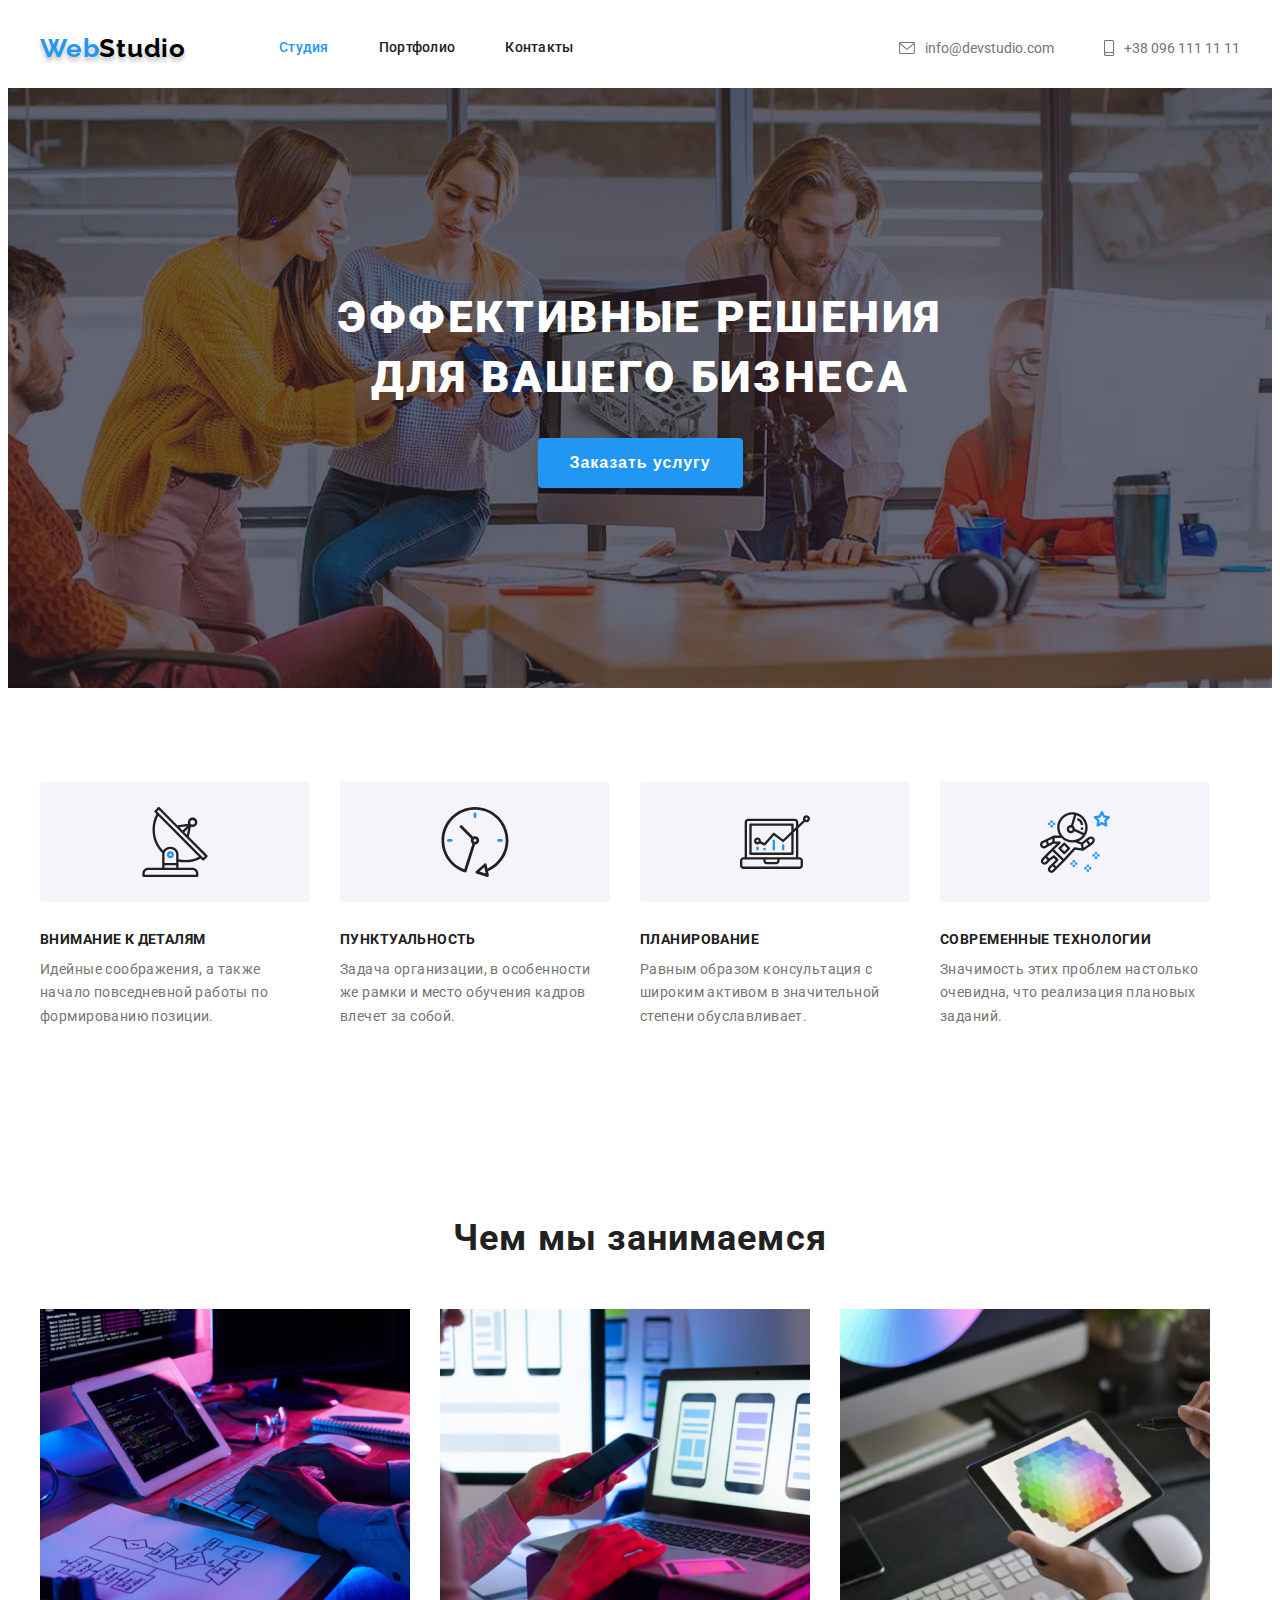
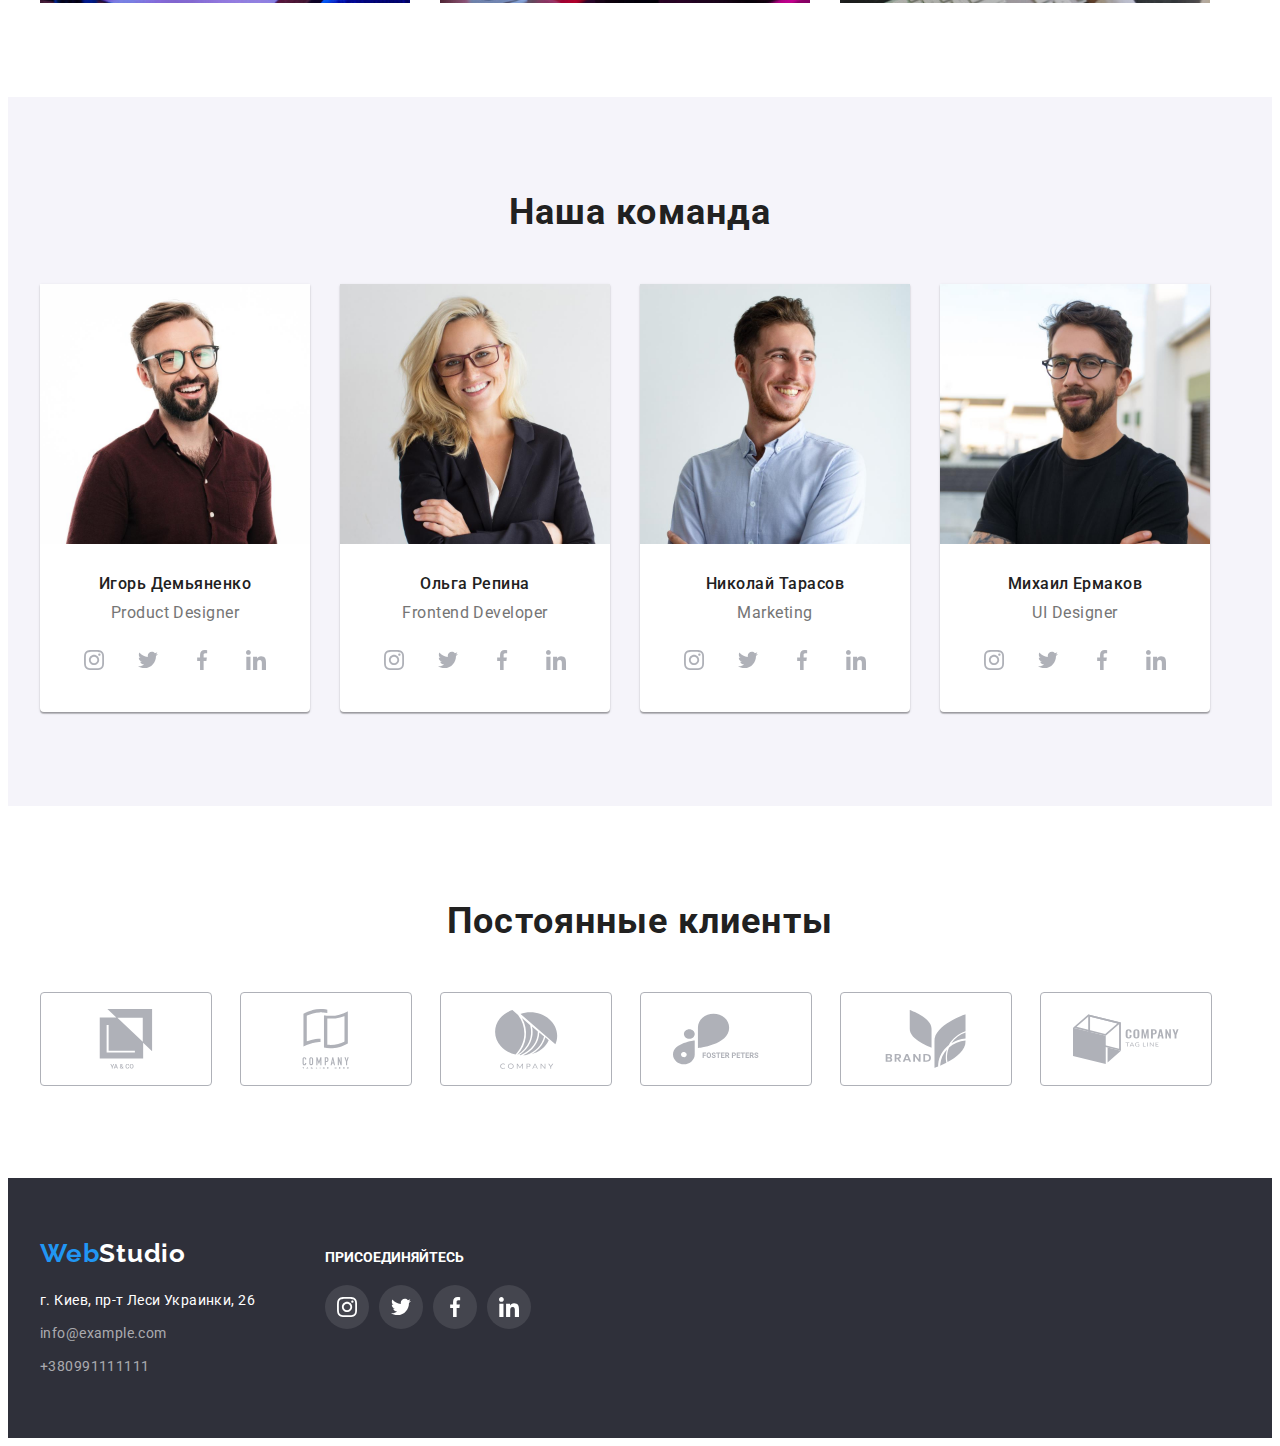
<file: index.html>
<!DOCTYPE html>
<html lang="ru">
  <head>
    <meta charset="UTF-8" />
    <meta http-equiv="X-UA-Compatible" content="IE=edge" />
    <meta name="viewport" content="width=device-width, initial-scale=1.0" />
    <title>WebStudio</title>
    <link
      rel="stylesheet"
      href="https://cdnjs.cloudflare.com/ajax/libs/modern-normalize/1.1.0/modern-normalize.min.css"
      integrity="sha512-wpPYUAdjBVSE4KJnH1VR1HeZfpl1ub8YT/NKx4PuQ5NmX2tKuGu6U/JRp5y+Y8XG2tV+wKQpNHVUX03MfMFn9Q=="
      crossorigin="anonymous"
      referrerpolicy="no-referrer"
    />
    <link rel="preconnect" href="https://fonts.googleapis.com" />
    <link rel="preconnect" href="https://fonts.gstatic.com" crossorigin />
    <link
      href="https://fonts.googleapis.com/css2?family=Raleway:wght@700&family=Roboto:wght@400;500;700;900&display=swap"
      rel="stylesheet"
    />
    <link rel="stylesheet" href="./css/style.css" />
  </head>
  <body>
    <header class="header">
      <div class="container header-container">
        <nav class="header-nav">
          <a href="" class="header-logo logo"
            >Web<span class="logo-dark">Studio</span>
          </a>
          <ul class="header-list">
            <li class="header-item">
              <a href="./index.html" class="header-link current">Студия</a>
            </li>
            <li class="header-item">
              <a href="./portfolio.html" class="header-link">Портфолио</a>
            </li>
            <li class="header-item">
              <a href="" class="header-link">Контакты</a>
            </li>
          </ul>
        </nav>
        <ul class="contact-list">
          <li class="contact-item">
            <a href="mailto:info@devstudio.com" class="contact-link"
              ><svg class="icon-mail">
                <use
                  href="./images/icons.svg/symbol-defs.svg#icon-envelope"
                ></use>
              </svg>
              info@devstudio.com</a
            >
          </li>
          <li class="contact-item">
            <a href="tel:+380961111111" class="contact-link">
              <svg class="icon-tel" width="10px" height="16px">
                <use
                  href="./images/icons.svg/symbol-defs.svg#icon-smartphone"
                ></use>
              </svg>
              +38 096 111 11 11</a
            >
          </li>
        </ul>
      </div>
    </header>
    <main>
      <section class="hero">
        <div class="container">
          <h1 class="hero-title">Эффективные решения для вашего бизнеса</h1>
          <button type="button" class="hero-btn">Заказать услугу</button>
        </div>
      </section>
      <section class="section">
        <div class="container">
          <h2 class="visually-hidden">Наши преимущества</h2>
          <ul class="advantage-list">
            <li class="advantage-item">
              <div class="advantage-icons-container">
                <svg class="advantage-icon">
                  <use
                    href="./images/icons.svg/symbol-defs.svg#icon-antenna"
                  ></use>
                </svg>
              </div>
              <h3 class="advantage-title">Внимание к деталям</h3>
              <p class="advantage-text">
                Идейные соображения, а также начало повседневной работы по
                формированию позиции.
              </p>
            </li>
            <li class="advantage-item">
              <div class="advantage-icons-container">
                <svg class="advantage-icon">
                  <use
                    href="./images/icons.svg/symbol-defs.svg#icon-clock"
                  ></use>
                </svg>
              </div>
              <h3 class="advantage-title">Пунктуальность</h3>
              <p class="advantage-text">
                Задача организации, в особенности же рамки и место обучения
                кадров влечет за собой.
              </p>
            </li>
            <li class="advantage-item">
              <div class="advantage-icons-container">
                <svg class="advantage-icon">
                  <use
                    href="./images/icons.svg/symbol-defs.svg#icon-diagram"
                  ></use>
                </svg>
              </div>
              <h3 class="advantage-title">Планирование</h3>
              <p class="advantage-text">
                Равным образом консультация с широким активом в значительной
                степени обуславливает.
              </p>
            </li>
            <li class="advantage-item">
              <div class="advantage-icons-container">
                <svg class="advantage-icon">
                  <use
                    href="./images/icons.svg/symbol-defs.svg#icon-astronaut"
                  ></use>
                </svg>
              </div>
              <h3 class="advantage-title">Современные технологии</h3>
              <p class="advantage-text">
                Значимость этих проблем настолько очевидна, что реализация
                плановых заданий.
              </p>
            </li>
          </ul>
        </div>
      </section>
      <section class="section work-section">
        <div class="container">
          <h2 class="job-title section-title">Чем мы занимаемся</h2>
          <ul class="job-list">
            <li class="job-item">
              <img
                src="./images/example-1.jpg"
                alt="специалист работает за ноутбуком"
                width="370"
              />
            </li>
            <li class="job-item">
              <img
                src="./images/example-2.jpg"
                alt="специалист проверяет макет на телефоне"
                width="370"
              />
            </li>
            <li class="job-item">
              <img
                src="./images/example-3.jpg"
                alt="специалист подбирает цветовую гамму"
                width="370"
              />
            </li>
          </ul>
        </div>
      </section>
      <section class="section team-section">
        <div class="container">
          <h2 class="team-title section-title">Наша команда</h2>
          <ul class="team-list">
            <li class="team-item">
              <img
                src="./images/employee-1.jpg"
                alt=" Игорь Демьяненко"
                width="270"
              />
              <div class="team-tag">
                <h3 class="team-name">Игорь Демьяненко</h3>
                <p lang="en" class="team-prof">Product Designer</p>
                <ul class="social-list">
                  <li class="social-item">
                    <a href="" class="social-link">
                      <svg class="social-icon" width="20px" height="20px">
                        <use
                          href="./images/icons.svg/symbol-defs.svg#icon-instagram"
                        ></use>
                      </svg>
                    </a>
                  </li>
                  <li class="social-item">
                    <a href="" class="social-link">
                      <svg class="social-icon" width="20px" height="20px">
                        <use
                          href="./images/icons.svg/symbol-defs.svg#icon-twitter"
                        ></use>
                      </svg>
                    </a>
                  </li>
                  <li class="social-item">
                    <a href="" class="social-link">
                      <svg class="social-icon" width="20px" height="20px">
                        <use
                          href="./images/icons.svg/symbol-defs.svg#icon-facebook"
                        ></use>
                      </svg>
                    </a>
                  </li>
                  <li class="social-item">
                    <a href="" class="social-link">
                      <svg class="social-icon" width="20px" height="20px">
                        <use
                          href="./images/icons.svg/symbol-defs.svg#icon-linkedin"
                        ></use>
                      </svg>
                    </a>
                  </li>
                </ul>
              </div>
            </li>
            <li class="team-item">
              <img
                src="./images/employee-4.jpg"
                alt="Ольга Репина"
                width="270"
              />
              <div class="team-tag">
                <h3 class="team-name">Ольга Репина</h3>
                <p lang="en" class="team-prof">Frontend Developer</p>
                <ul class="social-list">
                  <li class="social-item">
                    <a href="" class="social-link">
                      <svg class="social-icon" width="20px" height="20px">
                        <use
                          href="./images/icons.svg/symbol-defs.svg#icon-instagram"
                        ></use>
                      </svg>
                    </a>
                  </li>
                  <li class="social-item">
                    <a href="" class="social-link">
                      <svg class="social-icon" width="20px" height="20px">
                        <use
                          href="./images/icons.svg/symbol-defs.svg#icon-twitter"
                        ></use>
                      </svg>
                    </a>
                  </li>
                  <li class="social-item">
                    <a href="" class="social-link">
                      <svg class="social-icon" width="20px" height="20px">
                        <use
                          href="./images/icons.svg/symbol-defs.svg#icon-facebook"
                        ></use>
                      </svg>
                    </a>
                  </li>
                  <li class="social-item">
                    <a href="" class="social-link">
                      <svg class="social-icon" width="20px" height="20px">
                        <use
                          href="./images/icons.svg/symbol-defs.svg#icon-linkedin"
                        ></use>
                      </svg>
                    </a>
                  </li>
                </ul>
              </div>
            </li>
            <li class="team-item">
              <img
                src="./images/employee-3.jpg"
                alt="Николай Тарасов"
                width="270"
              />
              <div class="team-tag">
                <h3 class="team-name">Николай Тарасов</h3>
                <p lang="en" class="team-prof">Marketing</p>
                <ul class="social-list">
                  <li class="social-item">
                    <a href="" class="social-link">
                      <svg class="social-icon" width="20px" height="20px">
                        <use
                          href="./images/icons.svg/symbol-defs.svg#icon-instagram"
                        ></use>
                      </svg>
                    </a>
                  </li>
                  <li class="social-item">
                    <a href="" class="social-link">
                      <svg class="social-icon" width="20px" height="20px">
                        <use
                          href="./images/icons.svg/symbol-defs.svg#icon-twitter"
                        ></use>
                      </svg>
                    </a>
                  </li>
                  <li class="social-item">
                    <a href="" class="social-link">
                      <svg class="social-icon" width="20px" height="20px">
                        <use
                          href="./images/icons.svg/symbol-defs.svg#icon-facebook"
                        ></use>
                      </svg>
                    </a>
                  </li>
                  <li class="social-item">
                    <a href="" class="social-link">
                      <svg class="social-icon" width="20px" height="20px">
                        <use
                          href="./images/icons.svg/symbol-defs.svg#icon-linkedin"
                        ></use>
                      </svg>
                    </a>
                  </li>
                </ul>
              </div>
            </li>
            <li class="team-item">
              <img
                src="./images/employee-2.jpg"
                alt="Ольга Репина"
                width="270"
              />
              <div class="team-tag">
                <h3 class="team-name">Михаил Ермаков</h3>
                <p lang="en" class="team-prof">UI Designer</p>
                <ul class="social-list">
                  <li class="social-item">
                    <a href="" class="social-link">
                      <svg class="social-icon" width="20px" height="20px">
                        <use
                          href="./images/icons.svg/symbol-defs.svg#icon-instagram"
                        ></use>
                      </svg>
                    </a>
                  </li>
                  <li class="social-item">
                    <a href="" class="social-link">
                      <svg class="social-icon" width="20px" height="20px">
                        <use
                          href="./images/icons.svg/symbol-defs.svg#icon-twitter"
                        ></use>
                      </svg>
                    </a>
                  </li>
                  <li class="social-item">
                    <a href="" class="social-link">
                      <svg class="social-icon" width="20px" height="20px">
                        <use
                          href="./images/icons.svg/symbol-defs.svg#icon-facebook"
                        ></use>
                      </svg>
                    </a>
                  </li>
                  <li class="social-item">
                    <a href="" class="social-link">
                      <svg class="social-icon" width="20px" height="20px">
                        <use
                          href="./images/icons.svg/symbol-defs.svg#icon-linkedin"
                        ></use>
                      </svg>
                    </a>
                  </li>
                </ul>
              </div>
            </li>
          </ul>
        </div>
      </section>
      <section class="section">
        <div class="container">
          <h2 class="customers-title">Постоянные клиенты</h2>
          <ul class="customers-list">
            <li class="customers-item">
              <a href="" class="customers-logo-link"
                ><svg class="customers-icon ya-and-go">
                  <use
                    href="./images/icons.svg/symbol-defs.svg#icon-company-ya-and-go"
                  ></use>
                </svg>
              </a>
            </li>
            <li class="customers-item">
              <a href="" class="customers-logo-link"
                ><svg class="customers-icon">
                  <use
                    href="./images/icons.svg/symbol-defs.svg#icon-company-tagline-here"
                  ></use>
                </svg>
              </a>
            </li>
            <li class="customers-item">
              <a href="" class="customers-logo-link"
                ><svg class="customers-icon">
                  <use
                    href="./images/icons.svg/symbol-defs.svg#icon-company-company"
                  ></use>
                </svg>
              </a>
            </li>
            <li class="customers-item">
              <a href="" class="customers-logo-link"
                ><svg class="customers-icon">
                  <use
                    href="./images/icons.svg/symbol-defs.svg#icon-company-foster-peters"
                  ></use>
                </svg>
              </a>
            </li>
            <li class="customers-item">
              <a href="" class="customers-logo-link"
                ><svg class="customers-icon">
                  <use
                    href="./images/icons.svg/symbol-defs.svg#icon-company-brand"
                  ></use>
                </svg>
              </a>
            </li>
            <li class="customers-item">
              <a href="" class="customers-logo-link"
                ><svg class="customers-icon">
                  <use
                    href="./images/icons.svg/symbol-defs.svg#icon-company-company-tagline"
                  ></use>
                </svg>
              </a>
            </li>
          </ul>
        </div>
      </section>
    </main>
    <footer class="footer">
      <div class="container footer-container">
        <div class="footer-address">
          <a href="" class="logo link logo-footer"
            >Web<span class="logo-light">Studio</span></a
          >
          <address class="address">
            <ul class="address-list">
              <li class="address-item">
                <a
                  href="https://goo.gl/maps/xxZV7dTHUAhbYHM78"
                  class="address-link link"
                  >г. Киев, пр-т Леси Украинки, 26</a
                >
              </li>
              <li class="address-item">
                <a href="mailto:info@example.com" class="address-contact link"
                  >info@example.com</a
                >
              </li>
              <li class="address-item address-item-tel">
                <a href="tel:+380991111111" class="address-contact link"
                  >+380991111111</a
                >
              </li>
            </ul>
          </address>
        </div>
        <div class="footer-contacts">
          <h2 class="footer-social-title">присоединяйтесь</h2>
          <ul class="social-list">
            <li class="social-item">
              <a href="" class="footer-social-link">
                <svg class="footer-social-icon" width="20px" height="20px">
                  <use
                    href="./images/icons.svg/symbol-defs.svg#icon-instagram"
                  ></use>
                </svg>
              </a>
            </li>
            <li class="social-item">
              <a href="" class="footer-social-link">
                <svg class="footer-social-icon" width="20px" height="20px">
                  <use
                    href="./images/icons.svg/symbol-defs.svg#icon-twitter"
                  ></use>
                </svg>
              </a>
            </li>
            <li class="social-item">
              <a href="" class="footer-social-link">
                <svg class="footer-social-icon" width="20px" height="20px">
                  <use
                    href="./images/icons.svg/symbol-defs.svg#icon-facebook"
                  ></use>
                </svg>
              </a>
            </li>
            <li class="social-item">
              <a href="" class="footer-social-link">
                <svg class="footer-social-icon" width="20px" height="20px">
                  <use
                    href="./images/icons.svg/symbol-defs.svg#icon-linkedin"
                  ></use>
                </svg>
              </a>
            </li>
          </ul>
        </div>
      </div>
    </footer>
  </body>
</html>
</file>
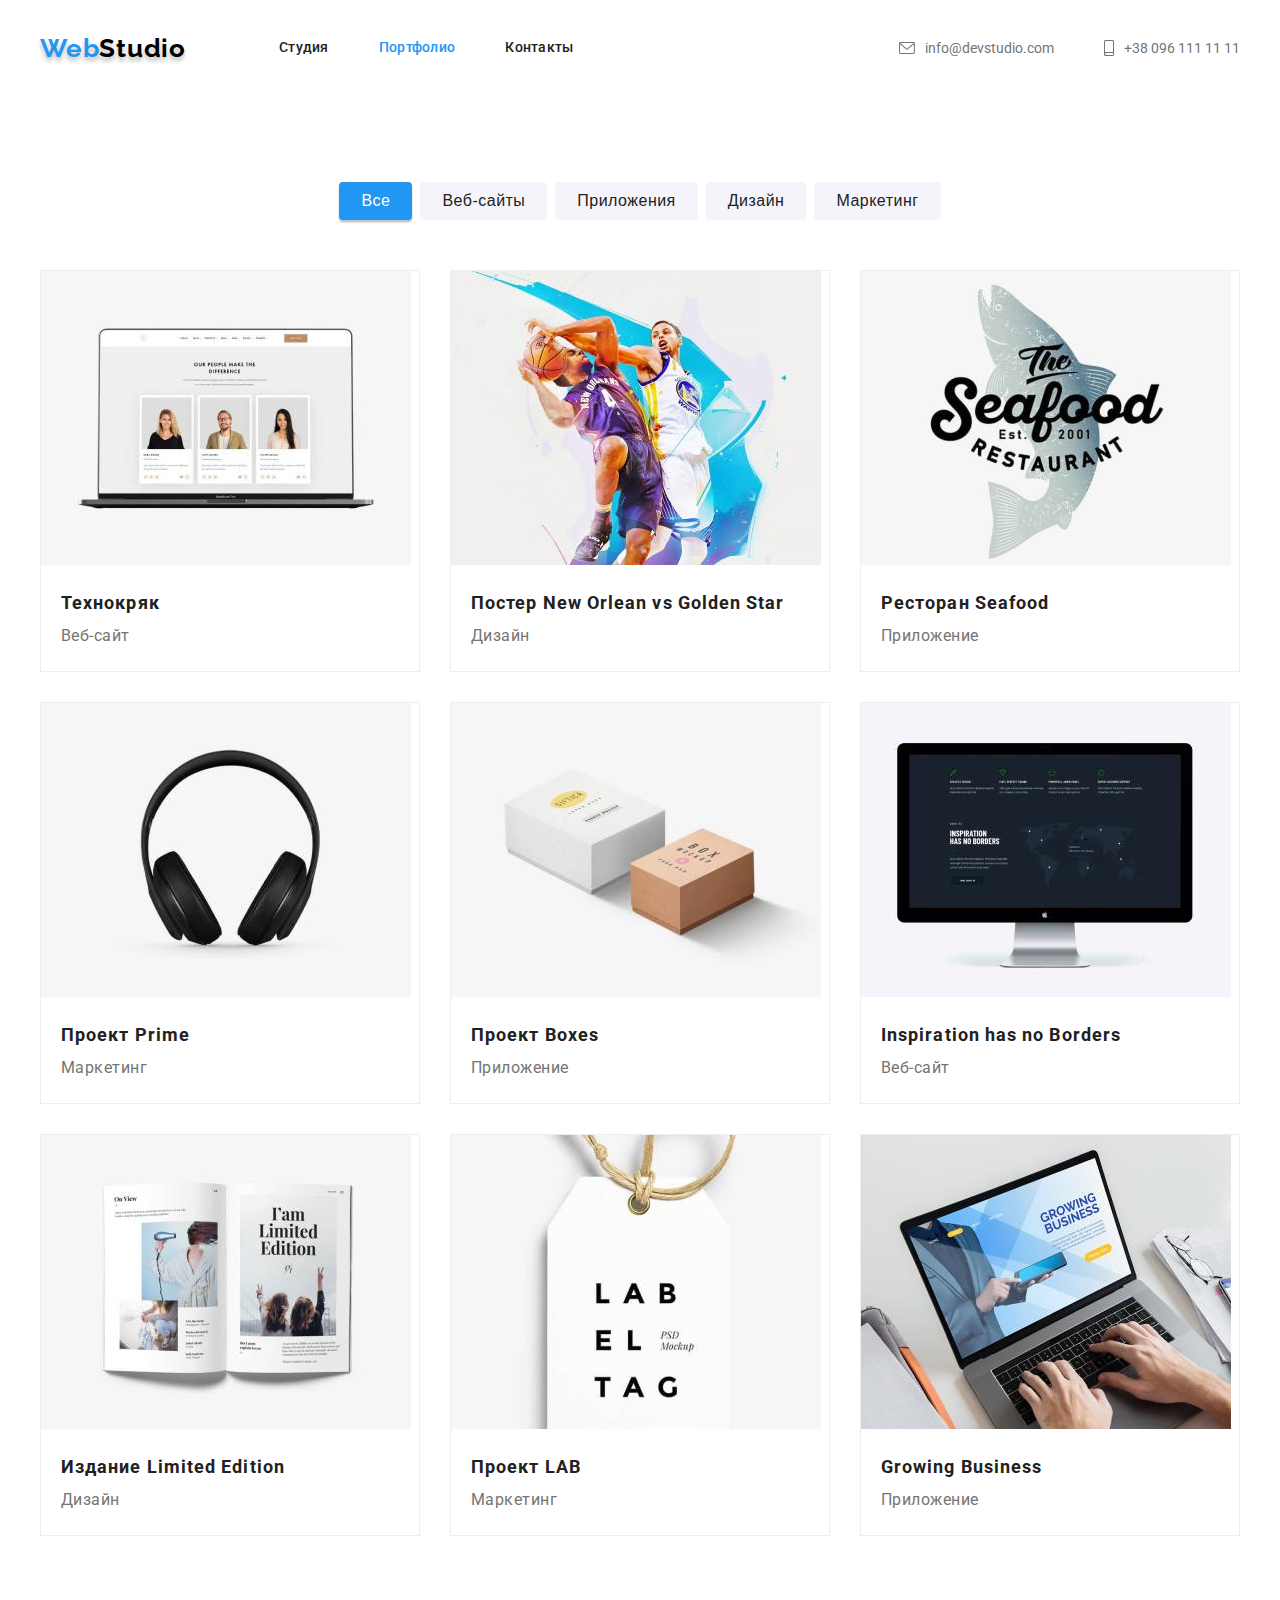
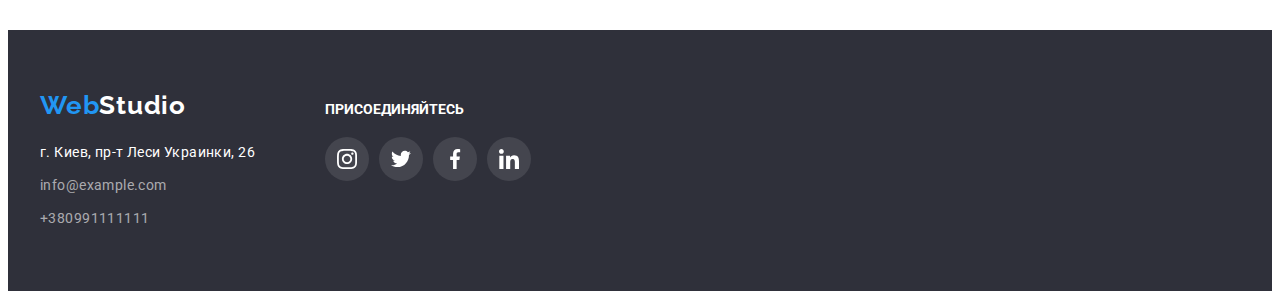
<file: portfolio.html>
<!DOCTYPE html>
<html lang="ru">
  <head>
    <meta charset="UTF-8" />
    <meta http-equiv="X-UA-Compatible" content="IE=edge" />
    <meta name="viewport" content="width=device-width, initial-scale=1.0" />
    <title>Portfolio</title>
    <link
      rel="stylesheet"
      href="https://cdnjs.cloudflare.com/ajax/libs/modern-normalize/1.1.0/modern-normalize.min.css"
      integrity="sha512-wpPYUAdjBVSE4KJnH1VR1HeZfpl1ub8YT/NKx4PuQ5NmX2tKuGu6U/JRp5y+Y8XG2tV+wKQpNHVUX03MfMFn9Q=="
      crossorigin="anonymous"
      referrerpolicy="no-referrer"
    />
    <link rel="preconnect" href="https://fonts.googleapis.com" />
    <link rel="preconnect" href="https://fonts.gstatic.com" crossorigin />
    <link
      href="https://fonts.googleapis.com/css2?family=Raleway:wght@700&family=Roboto:wght@400;500;700;900&display=swap"
      rel="stylesheet"
    />
    <link rel="stylesheet" href="./css/style.css" />
  </head>
  <body>
    <header class="header">
      <div class="container header-container">
        <nav class="header-nav">
          <a href="" class="header-logo logo link"
            >Web<span class="logo-dark">Studio</span>
          </a>
          <ul class="header-list">
            <li class="header-item">
              <a href="./index.html" class="header-link">Студия</a>
            </li>
            <li class="header-item">
              <a href="" class="header-link current">Портфолио</a>
            </li>
            <li class="header-item">
              <a href="" class="header-link">Контакты</a>
            </li>
          </ul>
        </nav>
        <ul class="contact-list">
          <li class="contact-item">
            <a href="mailto:info@devstudio.com" class="contact-link"
              ><svg class="icon-mail">
                <use
                  href="./images/icons.svg/symbol-defs.svg#icon-envelope"
                ></use>
              </svg>
              info@devstudio.com</a
            >
          </li>
          <li class="contact-item">
            <a href="tel:+380961111111" class="contact-link">
              <svg class="icon-tel" width="10px" height="16px">
                <use
                  href="./images/icons.svg/symbol-defs.svg#icon-smartphone"
                ></use>
              </svg>
              +38 096 111 11 11</a
            >
          </li>
        </ul>
      </div>
    </header>
    <main>
      <section class="section nav-list">
        <div class="container">
          <h1 class="visually-hidden">Портфолио</h1>
          <ul class="filter">
            <li class="filter-item">
              <button type="button" class="filter-btn active-button">
                Все
              </button>
            </li>
            <li class="filter-item">
              <button type="button" class="filter-btn">Веб-сайты</button>
            </li>
            <li class="filter-item">
              <button type="button" class="filter-btn">Приложения</button>
            </li>
            <li class="filter-item">
              <button type="button" class="filter-btn">Дизайн</button>
            </li>
            <li class="filter-item">
              <button type="button" class="filter-btn">Маркетинг</button>
            </li>
          </ul>
          <ul class="portfolio-list">
            <li class="portfolio-item">
              <a href="" class="portfolio-link">
                <img src="./images/service-example-note.jpg" alt="ноутбук" />
                <div class="portfolio-container">
                  <h2 class="portfolio-title">Технокряк</h2>
                  <p class="portfolio-text">Веб-сайт</p>
                </div>
              </a>
            </li>
            <li class="portfolio-item">
              <a href="" class="portfolio-link">
                <img
                  src="./images/service-example-basketball.jpg"
                  alt="играют в баскетбол"
                />
                <div class="portfolio-container">
                  <h2 class="portfolio-title">
                    Постер New Orlean vs Golden Star
                  </h2>
                  <p class="portfolio-text">Дизайн</p>
                </div>
              </a>
            </li>
            <li class="portfolio-item">
              <a href="" class="portfolio-link">
                <img src="./images/service-example-fish.jpg" alt="" />
                <div class="portfolio-container">
                  <h2 class="portfolio-title">Ресторан Seafood</h2>
                  <p class="portfolio-text">Приложение</p>
                </div>
              </a>
            </li>
            <li class="portfolio-item">
              <a href="" class="portfolio-link">
                <img src="./images/service-example-headphones.jpg" alt="" />
                <div class="portfolio-container">
                  <h2 class="portfolio-title">Проект Prime</h2>
                  <p class="portfolio-text">Маркетинг</p>
                </div>
              </a>
            </li>
            <li class="portfolio-item">
              <a href="" class="portfolio-link">
                <img src="./images/service-example-boxes.jpg" alt="" />
                <div class="portfolio-container">
                  <h2 class="portfolio-title">Проект Boxes</h2>
                  <p class="portfolio-text">Приложение</p>
                </div>
              </a>
            </li>
            <li class="portfolio-item">
              <a href="" class="portfolio-link">
                <img src="./images/service-example-monitor.jpg" alt="" />
                <div class="portfolio-container">
                  <h2 class="portfolio-title">Inspiration has no Borders</h2>
                  <p class="portfolio-text">Веб-сайт</p>
                </div>
              </a>
            </li>
            <li class="portfolio-item">
              <a href="" class="portfolio-link">
                <img src="./images/service-example-book.jpg" alt="" />
                <div class="portfolio-container">
                  <h2 class="portfolio-title">Издание Limited Edition</h2>
                  <p class="portfolio-text">Дизайн</p>
                </div>
              </a>
            </li>
            <li class="portfolio-item">
              <a href="" class="portfolio-link">
                <img src="./images/service-example-tag.jpg" alt="" />
                <div class="portfolio-container">
                  <h2 class="portfolio-title">Проект LAB</h2>
                  <p class="portfolio-text">Маркетинг</p>
                </div>
              </a>
            </li>
            <li class="portfolio-item">
              <a href="" class="portfolio-link">
                <img
                  src="./images/service-example-work-at-the-laptop.jpg"
                  alt=""
                />
                <div class="portfolio-container">
                  <h2 class="portfolio-title">Growing Business</h2>
                  <p class="portfolio-text">Приложение</p>
                </div>
              </a>
            </li>
          </ul>
        </div>
      </section>
    </main>
    <footer class="footer">
      <div class="container footer-container">
        <div class="footer-address">
          <a href="" class="logo link logo-footer"
            >Web<span class="logo-light">Studio</span></a
          >
          <address class="address">
            <ul class="address-list">
              <li class="address-item">
                <a
                  href="https://goo.gl/maps/xxZV7dTHUAhbYHM78"
                  class="address-link link"
                  >г. Киев, пр-т Леси Украинки, 26</a
                >
              </li>
              <li class="address-item">
                <a href="mailto:info@example.com" class="address-contact link"
                  >info@example.com</a
                >
              </li>
              <li class="address-item address-item-tel">
                <a href="tel:+380991111111" class="address-contact link"
                  >+380991111111</a
                >
              </li>
            </ul>
          </address>
        </div>
        <div class="footer-contacts">
          <h2 class="footer-social-title">присоединяйтесь</h2>
          <ul class="social-list">
            <li class="social-item">
              <a href="" class="footer-social-link">
                <svg class="footer-social-icon" width="20px" height="20px">
                  <use
                    href="./images/icons.svg/symbol-defs.svg#icon-instagram"
                  ></use>
                </svg>
              </a>
            </li>
            <li class="social-item">
              <a href="" class="footer-social-link">
                <svg class="footer-social-icon" width="20px" height="20px">
                  <use
                    href="./images/icons.svg/symbol-defs.svg#icon-twitter"
                  ></use>
                </svg>
              </a>
            </li>
            <li class="social-item">
              <a href="" class="footer-social-link">
                <svg class="footer-social-icon" width="20px" height="20px">
                  <use
                    href="./images/icons.svg/symbol-defs.svg#icon-facebook"
                  ></use>
                </svg>
              </a>
            </li>
            <li class="social-item">
              <a href="" class="footer-social-link">
                <svg class="footer-social-icon" width="20px" height="20px">
                  <use
                    href="./images/icons.svg/symbol-defs.svg#icon-linkedin"
                  ></use>
                </svg>
              </a>
            </li>
          </ul>
        </div>
      </div>
    </footer>
  </body>
</html>
</file>
<file: css/style.css>
:root {
  /* text-color */
  --primary-text-color: #212121;
  --second-text-color: #757575;
  --third-text-color: #ffffff;
  --accent-color: #2196f3;

  /* logo-color */
  --logo-primary-color: #2196f3;
  --logo-header-color: #000000;
  --logo-footer-color: #ffffff;
  /* primary-color-icons */
  --icons-primary-color: #afb1b8;
  /* btn-color */
  --background-btn-color: #f5f4fa;
}

h1,
h2,
h3,
h4,
h5,
h6,
p {
  padding: 0;
  margin: 0;
}
img {
  display: block;
  max-width: 100%;
  height: auto;
}

a {
  text-decoration: none;
}

ul {
  list-style: none;
  padding: 0;
  margin: 0;
}

body {
  font-size: 14px;
  font-family: 'Roboto', sans-serif;
  color: var(--primary-text-color);
}
.visually-hidden {
  position: absolute;
  white-space: nowrap;
  width: 1px;
  height: 1px;
  overflow: hidden;
  border: 0;
  padding: 0;
  clip: rect(0 0 0 0);
  clip-path: inset(50%);
  margin: -1px;
}
.section-title {
  font-weight: 700;
  font-size: 36px;
  line-height: 1.17;
  letter-spacing: 0.03em;
  color: var(--primary-text-color);
}
.logo {
  font-family: Raleway;
  font-weight: 700;
  font-size: 26px;
  line-height: 1.19;
  letter-spacing: 0.03em;
  color: var(--logo-primary-color);
}

.logo-dark {
  color: var(--logo-header-color);
}
.logo-light {
  color: var(--logo-footer-color);
}
.list {
  list-style: none;
}

.container {
  width: 1200px;
  padding: 0 15px;
  margin: 0 auto;
}
/* ==========================header=================== */
.header {
  border-bottom: 1px;
}

.header-container {
  display: flex;
}

.header-nav {
  display: flex;
  align-items: center;
}
.header-logo {
  margin-right: 93px;
  text-shadow: 0px 4px 4px rgba(0, 0, 0, 0.25);
}
.header-list {
  display: flex;
}

.header-item:not(:last-child) {
  margin-right: 50px;
}
.header-link {
  display: block;
  padding: 32px 0px;
  color: inherit;
  font-weight: 500;
  line-height: 1.14;
  letter-spacing: 0.02em;
}
.header-link:focus,
.header-link:hover {
  color: var(--accent-color);
}

.current {
  color: var(--accent-color);
  text-decoration: none;
}

.contact-list {
  align-items: center;
  margin-left: auto;
  display: flex;
}

.contact-item {
  display: flex;
  align-items: center;
  color: var(--second-text-color);
}

.contact-item:not(:last-child) {
  margin-right: 50px;
}

.contact-link {
  display: flex;
  align-items: center;
  color: var(--second-text-color);
  padding: 32px 0px;
}
.contact-link:hover,
.contact-link:focus {
  color: var(--accent-color);
}

.contact-link:hover .icon-mail,
.contact-link:focus .icon-mail {
  fill: var(--accent-color);
}

.contact-link:hover .icon-tel,
.contact-link:focus .icon-tel {
  fill: var(--accent-color);
}

.icon-mail {
  width: 16px;
  height: 12px;
  margin-right: 10px;
  fill: #757575;
}

.icon-tel {
  width: 10px;
  height: 16px;
  margin-right: 10px;
  fill: #757575;
}

/* ===============hero================ */
.hero {
  padding: 200px 0;
  text-align: center;
  background-image: linear-gradient(
      rgba(47, 48, 58, 0.4),
      rgba(47, 48, 58, 0.4)
    ),
    url(../images/background-image.jpg);
  background-color: #2f303a;
  background-repeat: no-repeat;
  background-size: cover;
  background-position: center;
}

.hero-title {
  width: 696px;
  font-weight: 900;
  font-size: 44px;
  line-height: 1.36;

  margin: 0 auto;
  letter-spacing: 0.06em;
  text-transform: uppercase;

  color: var(--third-text-color);
}

.hero-btn {
  margin-top: 30px;
  padding: 10px 32px;
  background-color: #2196f3;
  font-weight: 700;
  font-size: 16px;
  line-height: 1.87;
  letter-spacing: 0.06em;

  color: var(--third-text-color);
  box-shadow: 0px 4px 4px rgba(0, 0, 0, 0.15);
  border-radius: 4px;
  border: none;
}
.hero-btn:focus,
.hero-btn:hover {
  cursor: pointer;
  background-color: #188ce8;
}
/* ================advantage================ */
.section {
  padding: 94px 0;
}
.advantage-list {
  display: flex;
}
.advantage-title {
  margin-bottom: 10px;
  font-weight: 700;
  font-size: 14px;
  line-height: 1.14;
  letter-spacing: 0.03em;
  text-transform: uppercase;
  color: var(--primary-text-color);
}

.advantage-item {
  width: 270px;
}
.advantage-item:not(:last-child) {
  margin-right: 30px;
}
.advantage-text {
  font-size: 14px;
  line-height: 1.71;
  letter-spacing: 0.03em;

  color: var(--second-text-color);
}

.advantage-icon {
  width: 70px;
  height: 70px;
}

.advantage-icons-container {
  display: flex;
  align-items: center;
  justify-content: center;
  width: 270px;
  height: 120px;
  margin-bottom: 30px;
  border-radius: 4px;
  background-color: var(--background-btn-color);
}
/* ===============what we do================= */
.work-section {
  padding-top: 0;
}
.job-title {
  text-align: center;
  margin-top: 94px;
  margin-bottom: 50px;
}
.section-title {
}
.job-list {
  display: flex;
}
.job-item:not(:last-child) {
  margin-right: 30px;
}
/* ===============team-====================== */
.team {
  background-color: var(--background-btn-color);
}

.team-section {
  background-color: var(--background-btn-color);
}
.team-tag {
  padding: 30px 0;
}
.team-title {
  text-align: center;
  margin-bottom: 50px;
}
.team-list {
  display: flex;
  text-align: center;
}

.team-item {
  border-radius: 0px 0px 4px 4px;
  background-color: var(--third-text-color);
  box-shadow: 0px 1px 3px rgba(0, 0, 0, 0.12), 0px 1px 1px rgba(0, 0, 0, 0.14),
    0px 2px 1px rgba(0, 0, 0, 0.2);
}

.team-item:not(:last-child) {
  margin-right: 30px;
}

.team-name {
  font-weight: 500;
  font-size: 16px;
  line-height: 1.19;
  letter-spacing: 0.03em;
  color: var(--primary-text-color);
  margin-bottom: 10px;
}
.team-prof {
  font-size: 16px;
  line-height: 1.19;
  letter-spacing: 0.03em;
  color: var(--second-text-color);
  margin-bottom: 16px;
}

.social-list {
  display: flex;
  justify-content: center;
}
.social-item {
  width: 44px;
  height: 44px;
  margin-right: 10px;
}

.social-item:last-child {
  margin-right: 0;
}
.social-link {
  width: 100%;
  height: 100%;
  background-color: var(--third-text-color);
  border-radius: 50%;
  display: flex;
  align-items: center;
  justify-content: center;
}

.social-link:hover,
.social-link:focus {
  background-color: var(--accent-color);
}

.social-link:hover .social-icon,
.social-link:focus .social-icon {
  fill: var(--logo-footer-color);
}
.social-icon {
  fill: var(--icons-primary-color);
}
/* ================customers========== */
.customers-title {
  font-weight: 700;
  font-size: 36px;
  line-height: 1.17;
  text-align: center;
  letter-spacing: 0.03em;
  margin-bottom: 50px;
  color: var(--primary-text-color);
}

.customers-list {
  display: flex;
}

.customers-item {
  width: 170px;
  height: 92px;
}

.customers-item:not(:last-child) {
  margin-right: 30px;
}

.customers-logo-link {
  display: flex;
  width: 100%;
  height: 100%;
  border: 1px solid var(--icons-primary-color);
  border-radius: 4px;
  justify-content: center;
  align-items: center;
}

.customers-logo-link:hover,
.customers-logo-link:focus {
  border-color: var(--accent-color);
}
.customers-icon {
  width: 106px;
  height: 60px;
  fill: var(--icons-primary-color);
}
.customers-logo-link:hover .customers-icon,
.customers-logo-link:focus .customers-icon {
  fill: var(--accent-color);
}
.company {
  padding: 25px 65px 26px 62px;
}
/* =================footer============= */
.logo-footer {
  display: inline-block;
  margin-bottom: 20px;
}
.footer {
  display: flex;
  padding: 60px 0;
  background-color: #2f303a;
}

.footer-container {
  display: flex;
  align-items: baseline;
}

.footer-address {
  margin-right: 70px;
}

.social-item:last-child {
  margin-right: 0;
}
.footer-social-link {
  width: 100%;
  height: 100%;
  background-color: rgba(255, 255, 255, 0.1);
  border-radius: 50%;
  display: flex;
  align-items: center;
  justify-content: center;
}

.footer-social-link:hover,
.footer-social-link:focus {
  background-color: var(--logo-primary-color);
}
.footer-social-title {
  font-size: 14px;
  text-align: left;
  margin-bottom: 20px;
  text-transform: uppercase;
  color: var(--logo-footer-color);
}
.footer-social-icon {
  fill: var(--logo-footer-color);
}

.address-item:not(:last-child) {
  margin-bottom: 9px;
}

.address {
  font-style: inherit;
}
.address-link {
  font-size: 14px;
  line-height: 1.71;
  letter-spacing: 0.03em;
  color: var(--third-text-color);
}
.address-contact {
  font-size: 14px;
  line-height: 1.71;
  letter-spacing: 0.03em;

  color: rgba(255, 255, 255, 0.6);
}
.address-contact:focus,
.address-contact:hover {
  color: var(--third-text-color);
}

/* ==============portfolio=============== */
.filter {
  margin-bottom: 50px;
  justify-content: center;
  display: flex;
}

.filter-item:not(:last-child) {
  margin-right: 8px;
}
.filter-btn {
  font-weight: 500;
  font-size: 16px;
  line-height: 1.63;
  letter-spacing: 0.03em;
  border-radius: 4px;
  background-color: var(--background-btn-color);
  color: var(--primary-text-color);
  border: none;
  padding: 6px 22px;
}

.active-button,
.filter-btn:hover,
.filter-btn:focus {
  border: 0;
  color: var(--third-text-color);
  background-color: var(--accent-color);
  box-shadow: 0px 3px 1px rgba(0, 0, 0, 0.1), 0px 1px 2px rgba(0, 0, 0, 0.08),
    0px 2px 2px rgba(0, 0, 0, 0.12);
}
/* .filter-btn:focus,
.filter-btn:hover {
  cursor: pointer;
  color: var(--third-text-color);
  background-color: var(--accent-color);
  box-shadow: 0px 3px 1px rgba(0, 0, 0, 0.1), 0px 1px 2px rgba(0, 0, 0, 0.08),
    0px 2px 2px rgba(0, 0, 0, 0.12);
} */

.portfolio-list {
  margin-right: -30px;
  margin-bottom: -30px;
  display: flex;
  flex-wrap: wrap;
}

.portfolio-item {
  flex-basis: calc(100% / 3 - 30px);
  margin-right: 30px;
  margin-bottom: 30px;
  background: #ffffff;
  border: 1px solid #eeeeee;
  box-sizing: border-box;
}

.portfolio-link {
  display: block;
}

.portfolio-link:hover,
.portfolio-link:focus {
  box-shadow: 0px 1px 1px rgba(0, 0, 0, 0.12), 0px 4px 4px rgba(0, 0, 0, 0.06),
    1px 4px 6px rgba(0, 0, 0, 0.16);
}

.portfolio-container {
  padding: 20px;
}

.portfolio-title {
  font-weight: 700;
  font-size: 18px;
  line-height: 2;
  letter-spacing: 0.06em;

  color: var(--primary-text-color);
}
.portfolio-text {
  font-size: 16px;
  line-height: 1.87;
  letter-spacing: 0.03em;

  color: var(--second-text-color);
}
</file>
